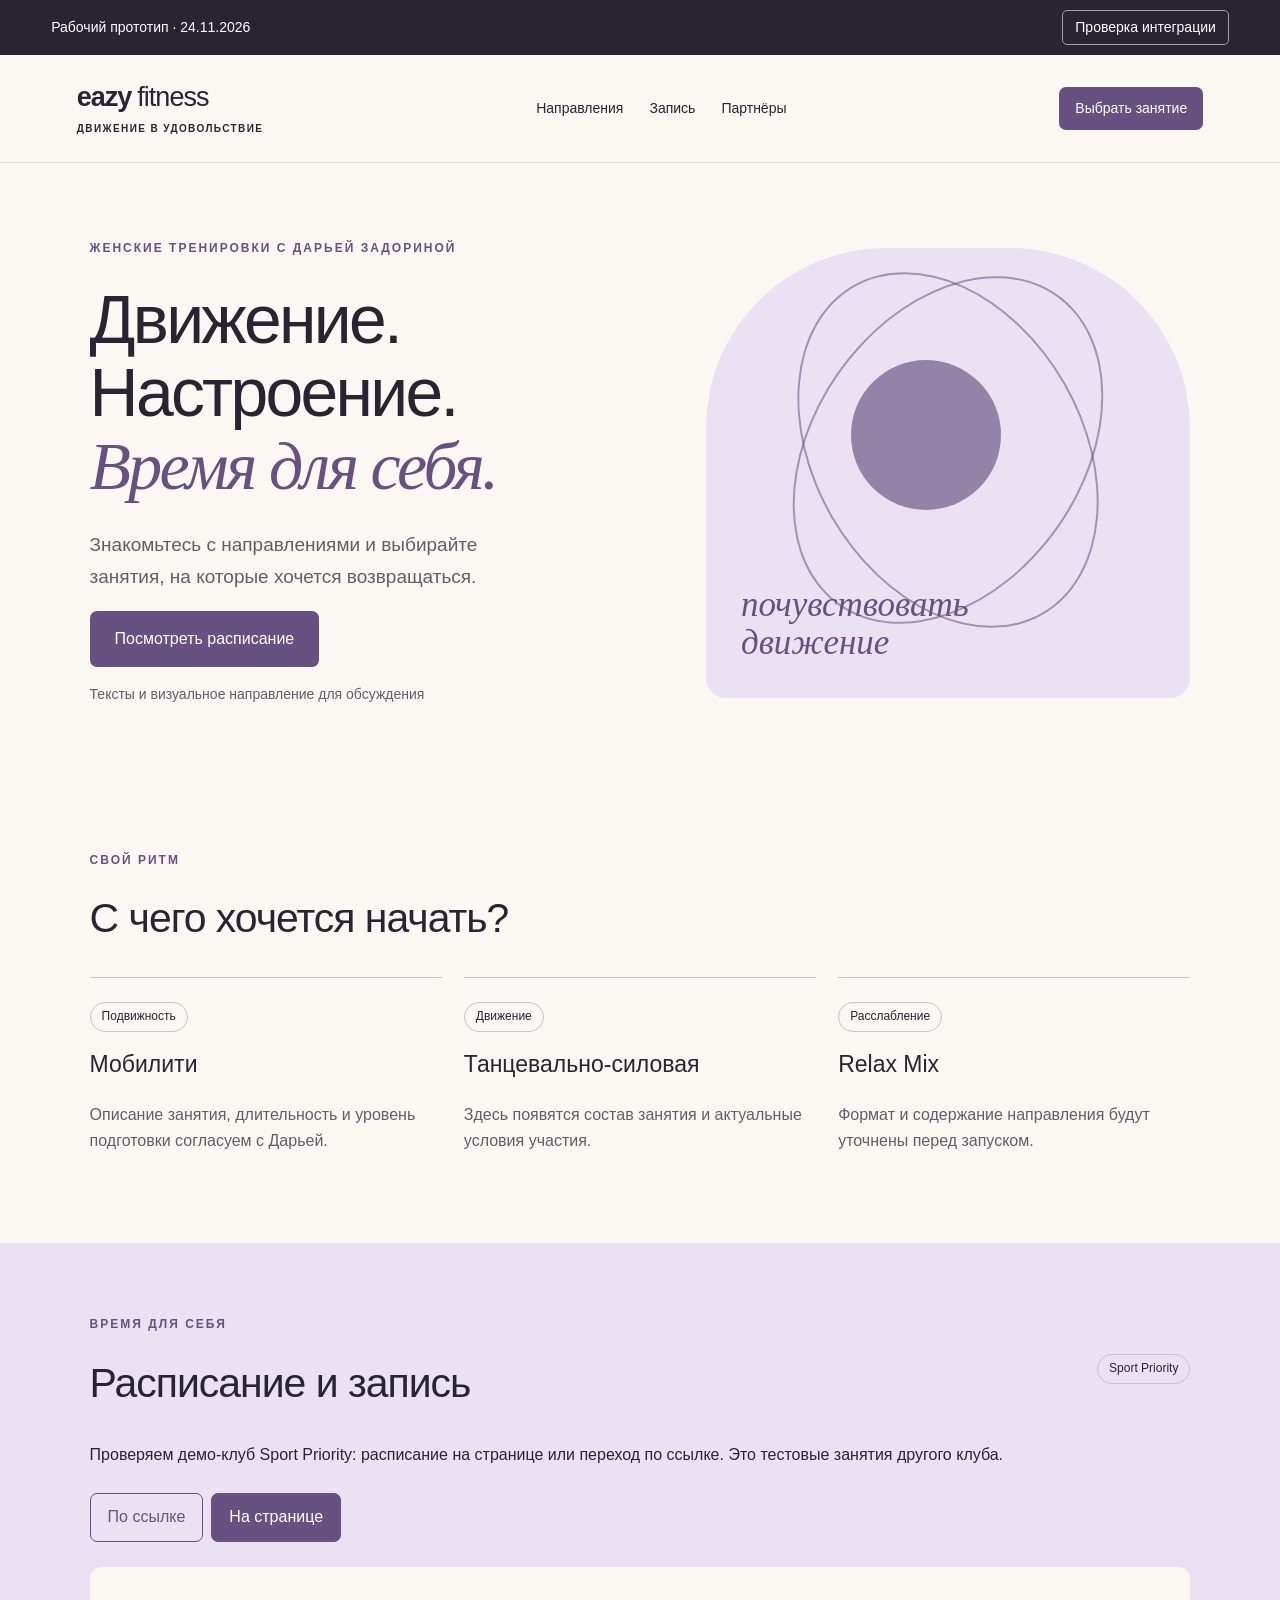
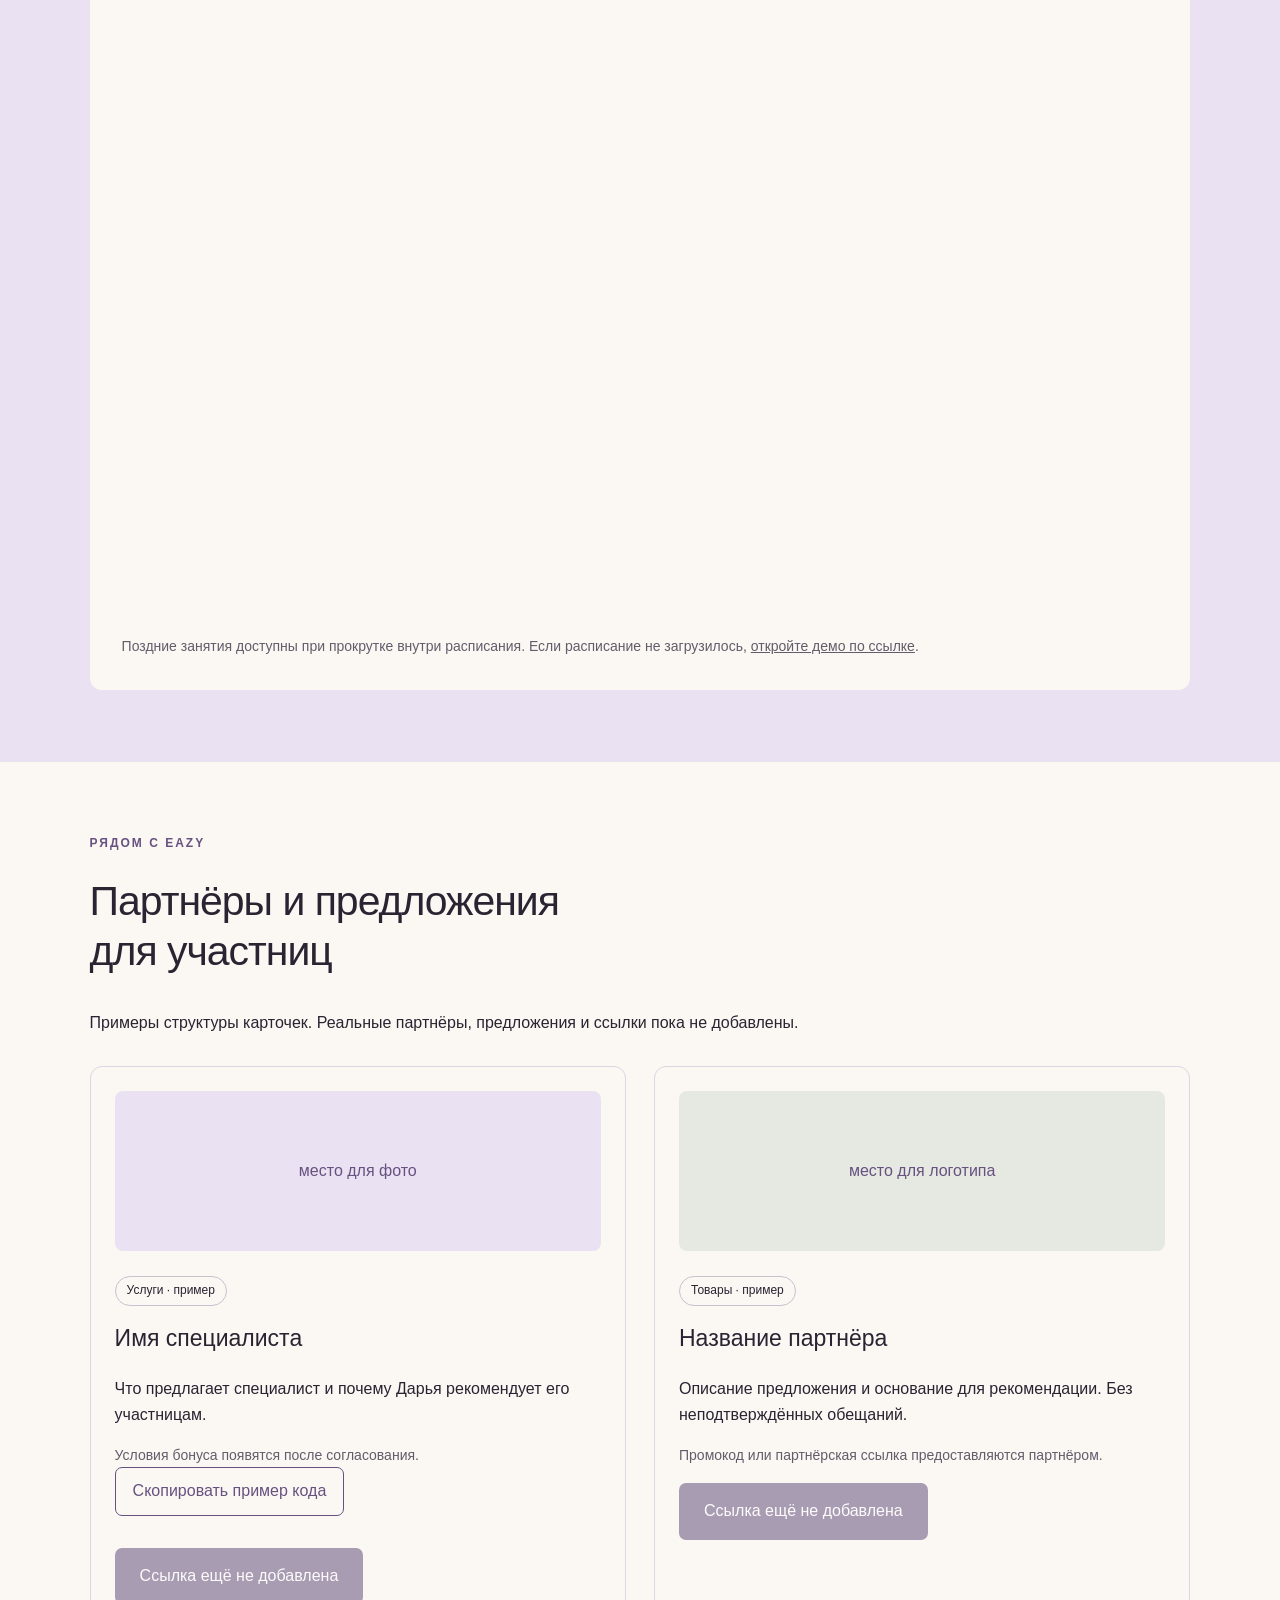
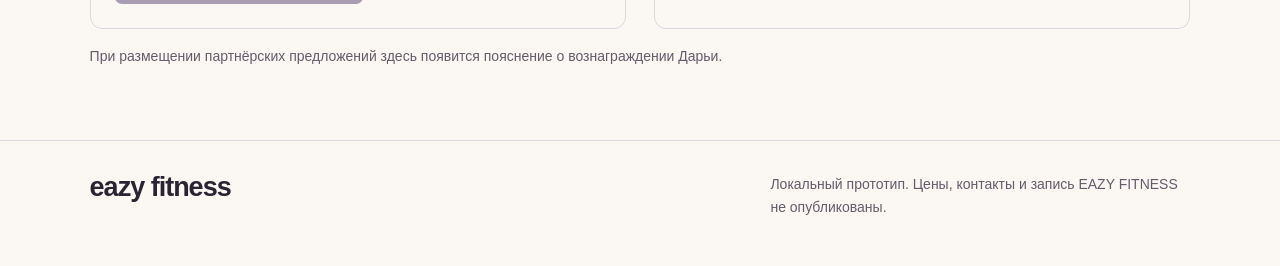
<file: index.html>
<!doctype html>
<html lang="ru"><head><meta charset="utf-8"><meta name="viewport" content="width=device-width,initial-scale=1"><title>EAZY FITNESS · прототип</title><link rel="stylesheet" href="styles.css?v=20261125-compact1"></head>
<body><div class="workbar"><span>Рабочий прототип · 24.11.2026</span><button id="tools-toggle" aria-expanded="false" aria-controls="tools">Проверка интеграции</button></div>
<aside id="tools" hidden><h2>Проверка интеграции</h2><p>Подключён официальный виджет демо-клуба Sport Priority. Это не расписание EAZY FITNESS. Не создавайте реальные записи и оплаты.</p><label>Ширина макета <select id="width"><option value="100%">Вся ширина</option><option value="360px">360 px</option><option value="390px">390 px</option><option value="768px">768 px</option><option value="1200px">1200 px</option></select></label><label>Палитра <select id="palette"><option value="lavender">Лаванда</option><option value="green">Зелёный</option></select></label><p>Это изменение ширины макета. Для проверки реального телефона используйте режим устройства в браузере.</p><p id="analytics-status"></p><button id="clear-events">Очистить локальные события</button><pre id="events" aria-live="polite"></pre></aside>
<div id="page"><header><a class="brand" href="#home">eazy<span>fitness</span><small>ДВИЖЕНИЕ В УДОВОЛЬСТВИЕ</small></a><nav aria-label="Основная навигация"><a href="#directions">Направления</a><a href="#schedule">Запись</a><a href="#partners">Партнёры</a></nav><a class="button small" href="#schedule">Выбрать занятие</a></header>
<main><section class="hero" id="home"><div><p class="eyebrow">ЖЕНСКИЕ ТРЕНИРОВКИ С ДАРЬЕЙ ЗАДОРИНОЙ</p><h1>Движение.<br>Настроение.<br><em>Время для себя.</em></h1><p class="lead">Знакомьтесь с направлениями и выбирайте занятия, на которые хочется возвращаться.</p><a class="button" href="#schedule">Посмотреть расписание</a><p class="note">Тексты и визуальное направление для обсуждения</p></div><div class="art" aria-label="Абстрактная иллюстрация движения"><div class="orbit one"></div><div class="orbit two"></div><div class="orb"></div><span>почувствовать<br>движение</span></div></section>
<section id="directions"><p class="eyebrow">СВОЙ РИТМ</p><h2>С чего хочется начать?</h2><div class="direction-grid"><article><span class="chip">Подвижность</span><h3>Мобилити</h3><p>Описание занятия, длительность и уровень подготовки согласуем с Дарьей.</p></article><article><span class="chip">Движение</span><h3>Танцевально-силовая</h3><p>Здесь появятся состав занятия и актуальные условия участия.</p></article><article><span class="chip">Расслабление</span><h3>Relax Mix</h3><p>Формат и содержание направления будут уточнены перед запуском.</p></article></div></section>
<section id="schedule" class="schedule"><div class="section-top"><div><p class="eyebrow">ВРЕМЯ ДЛЯ СЕБЯ</p><h2>Расписание и запись</h2></div><span class="chip">Sport Priority</span></div><p>Проверяем демо-клуб Sport Priority: расписание на странице или переход по ссылке. Это тестовые занятия другого клуба.</p><div class="tabs" role="group" aria-label="Способ просмотра расписания"><button id="link-mode" aria-pressed="true">По ссылке</button><button id="widget-mode" aria-pressed="false">На странице</button></div><div id="link-panel"><h3>Выберите удобное занятие</h3><p>Откроется демо-расписание Sport Priority. Это не расписание EAZY FITNESS.</p><a id="booking-link" class="button" target="_blank" rel="noopener noreferrer">Открыть демо-расписание</a></div><div id="widget-panel" hidden><div id="widget-placeholder"><h3>Место для виджета</h3><p>Ожидаем официальный код и рекомендации по размерам от Sport Priority.</p><p class="note">Этот блок показывает только место размещения. Реальный виджет ещё не установлен.</p></div><div id="widget-mount" tabindex="0" role="region" aria-label="Расписание занятий с внутренней прокруткой" hidden><div data-sportpriority-widget-id="c335c0015f1244f992b2e03455e38a95"></div></div><p class="note">Поздние занятия доступны при прокрутке внутри расписания. Если расписание не загрузилось, <a id="fallback-link" target="_blank" rel="noopener noreferrer">откройте демо по ссылке</a>.</p></div></section>
<section id="partners"><p class="eyebrow">РЯДОМ С EAZY</p><h2>Партнёры и предложения<br>для участниц</h2><p>Примеры структуры карточек. Реальные партнёры, предложения и ссылки пока не добавлены.</p><div class="partner-grid"><article class="partner"><div class="partner-image">место для фото</div><span class="chip">Услуги · пример</span><h3>Имя специалиста</h3><p>Что предлагает специалист и почему Дарья рекомендует его участницам.</p><p class="note">Условия бонуса появятся после согласования.</p><button id="copy-code" class="secondary" data-code="DEMO-CODE">Скопировать пример кода</button><p id="copy-status" role="status"></p><button class="button" disabled>Ссылка ещё не добавлена</button></article><article class="partner"><div class="partner-image alt">место для логотипа</div><span class="chip">Товары · пример</span><h3>Название партнёра</h3><p>Описание предложения и основание для рекомендации. Без неподтверждённых обещаний.</p><p class="note">Промокод или партнёрская ссылка предоставляются партнёром.</p><button class="button" disabled>Ссылка ещё не добавлена</button></article></div><p class="note">При размещении партнёрских предложений здесь появится пояснение о вознаграждении Дарьи.</p></section></main><footer><span class="brand">eazy fitness</span><p>Локальный прототип. Цены, контакты и запись EAZY FITNESS не опубликованы.</p></footer></div><script src="config.js?v=20261125-widget1"></script><script src="app.js?v=20261125-widget1"></script><script async defer src="https://wg.sportpriority.com/loader.js"></script></body></html>
</file>
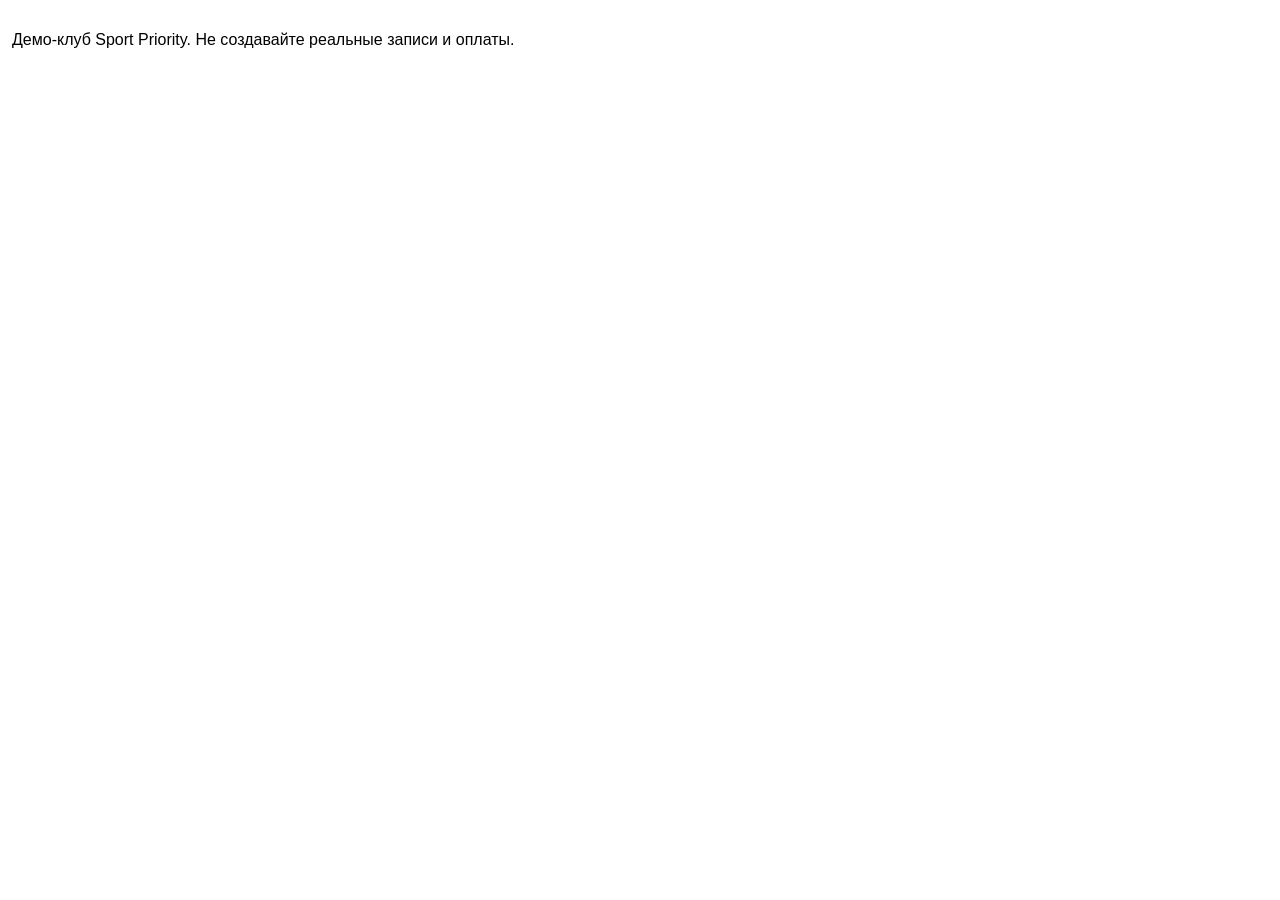
<file: widget.html>
<!doctype html>
<html lang="ru"><head><meta charset="utf-8"><meta name="viewport" content="width=device-width,initial-scale=1"><title>Демо-расписание Sport Priority</title><style>body{margin:0;font:16px/1.5 sans-serif}p{padding:12px}iframe{max-width:100%}</style></head><body><p>Демо-клуб Sport Priority. Не создавайте реальные записи и оплаты.</p><script async defer src="https://wg.sportpriority.com/loader.js"></script><div data-sportpriority-widget-id="c335c0015f1244f992b2e03455e38a95"></div></body></html>
</file>
<file: styles.css>
*{box-sizing:border-box}html{scroll-behavior:smooth;scroll-padding-top:24px}body{margin:0;background:#efedf2;color:#292332;font:16px/1.65 "Segoe UI",Arial,sans-serif;--accent:#665180;--soft:#eae2f2;--paper:#fbf8f3;--muted:#645b6b}body.green{--accent:#37634d;--soft:#e1ecdf;--paper:#fbfaf4}a{color:inherit}button,select{font:inherit}button,a{-webkit-tap-highlight-color:transparent}button{cursor:pointer}button:disabled{cursor:default;opacity:.55}button:focus-visible,a:focus-visible,select:focus-visible{outline:3px solid #c27828;outline-offset:4px}[hidden]{display:none!important}.workbar{background:#292332;color:white;padding:10px 4%;display:flex;justify-content:space-between;gap:12px;align-items:center;font-size:14px}.workbar button{background:transparent;border:1px solid #a79caf;color:white;border-radius:5px;padding:5px 12px}#tools{padding:24px 5%;background:#e7e2ea;border-bottom:1px solid #b6aebe}#tools label{display:inline-block;margin:0 24px 12px 0}#tools select{margin-left:10px;padding:5px}#tools pre{white-space:pre-wrap;overflow-wrap:anywhere;font-size:14px}#page{width:100%;max-width:1440px;margin:auto;background:var(--paper);overflow-wrap:break-word}header{padding:28px 6%;display:flex;align-items:center;justify-content:space-between;gap:24px;border-bottom:1px solid #ded8df}.brand{text-decoration:none;font-size:27px;font-weight:600;line-height:1.1;letter-spacing:-1px}.brand span{font-weight:300;margin-left:6px}.brand small{display:block;letter-spacing:1.4px;font-size:10px;margin-top:10px}nav{display:flex;gap:26px;font-size:14px}nav a{text-decoration:none}section{padding:72px 7%}h1,h2,h3,p{margin-top:0}h1{font-size:clamp(44px,5.3vw,76px);line-height:1.08;letter-spacing:-2.7px;font-weight:450;margin-bottom:26px}h1 em{font-family:Georgia,serif;font-weight:400;color:var(--accent)}h2{font-size:clamp(29px,3.2vw,42px);line-height:1.2;letter-spacing:-1px;font-weight:450}h3{font-size:23px;line-height:1.25;font-weight:500}.eyebrow{font-size:12px;letter-spacing:2px;color:var(--accent);font-weight:600;margin-bottom:24px}.hero{display:grid;grid-template-columns:1.2fr 1fr;gap:35px;align-items:center;padding-top:76px}.lead{max-width:430px;color:var(--muted);font-size:19px}.button{display:inline-block;background:var(--accent);color:white;border:0;text-decoration:none;padding:15px 25px;border-radius:7px;font-size:16px;font-weight:500}.small{padding:10px 16px;font-size:14px}.note{font-size:14px;color:var(--muted);margin:16px 0 0}.art{position:relative;min-height:450px;background:var(--soft);border-radius:180px 180px 20px 20px;overflow:hidden}.orbit{position:absolute;width:270px;height:380px;border:2px solid var(--accent);border-radius:50%;left:50%;top:45%;opacity:.55}.one{transform:translate(-50%,-50%) rotate(35deg)}.two{transform:translate(-50%,-50%) rotate(-30deg)}.orb{position:absolute;width:150px;height:150px;border-radius:50%;background:var(--accent);top:25%;left:30%;opacity:.65}.art span{position:absolute;bottom:35px;left:35px;font:italic 35px/1.1 Georgia;color:var(--accent)}.direction-grid{display:grid;grid-template-columns:repeat(3,1fr);gap:22px}.direction-grid article{border-top:1px solid #cfc6d5;padding-top:24px}.chip{display:inline-block;font-size:12px;border:1px solid #c9c0d0;padding:4px 11px;border-radius:20px;margin-bottom:18px}.direction-grid p{color:var(--muted)}.schedule{background:var(--soft)}.section-top{display:flex;align-items:center;justify-content:space-between;gap:20px}.tabs{display:flex;gap:8px;margin:25px 0}.tabs button,.secondary{background:transparent;border:1px solid var(--accent);color:var(--accent);border-radius:7px;padding:10px 17px}.tabs button[aria-pressed=true]{background:var(--accent);color:white}#link-panel,#widget-panel{background:var(--paper);border-radius:12px;padding:32px}#widget-placeholder{padding:60px 20px;text-align:center;border:1px dashed var(--accent);border-radius:8px}iframe{display:block;width:100%;height:720px;border:0}.partner-grid{display:grid;grid-template-columns:1fr 1fr;gap:28px;margin-top:30px}.partner{border:1px solid #ddd5e2;border-radius:12px;padding:24px}.partner-image{height:160px;display:grid;place-items:center;background:var(--soft);color:var(--accent);border-radius:8px;margin-bottom:25px}.partner-image.alt{background:#e6e9e1}.partner .button{margin-top:16px}footer{border-top:1px solid #ded8df;padding:32px 7%;display:flex;justify-content:space-between;gap:30px}footer p{font-size:14px;max-width:420px;color:var(--muted)}@media(max-width:760px){header{padding:22px 6%;flex-wrap:wrap}header>.button{display:none}nav{width:100%;gap:24px}.hero{grid-template-columns:1fr}.art{min-height:310px;max-width:460px}section{padding:46px 7%}.direction-grid,.partner-grid{grid-template-columns:1fr}.workbar{align-items:flex-start;flex-direction:column}h1{font-size:48px}.section-top{align-items:flex-start}#link-panel,#widget-panel{padding:20px}.tabs button{padding:10px 12px}footer{flex-direction:column}iframe{height:760px}}
@media(prefers-reduced-motion:reduce){html{scroll-behavior:auto}}
#widget-mount{height:clamp(340px,72svh,620px);min-height:0;max-width:100%;overflow:auto;overscroll-behavior-y:contain;scrollbar-gutter:stable;border-radius:6px}#widget-mount:focus-visible{outline:3px solid #c27828;outline-offset:4px}#widget-mount iframe{max-width:100%}
</file>
